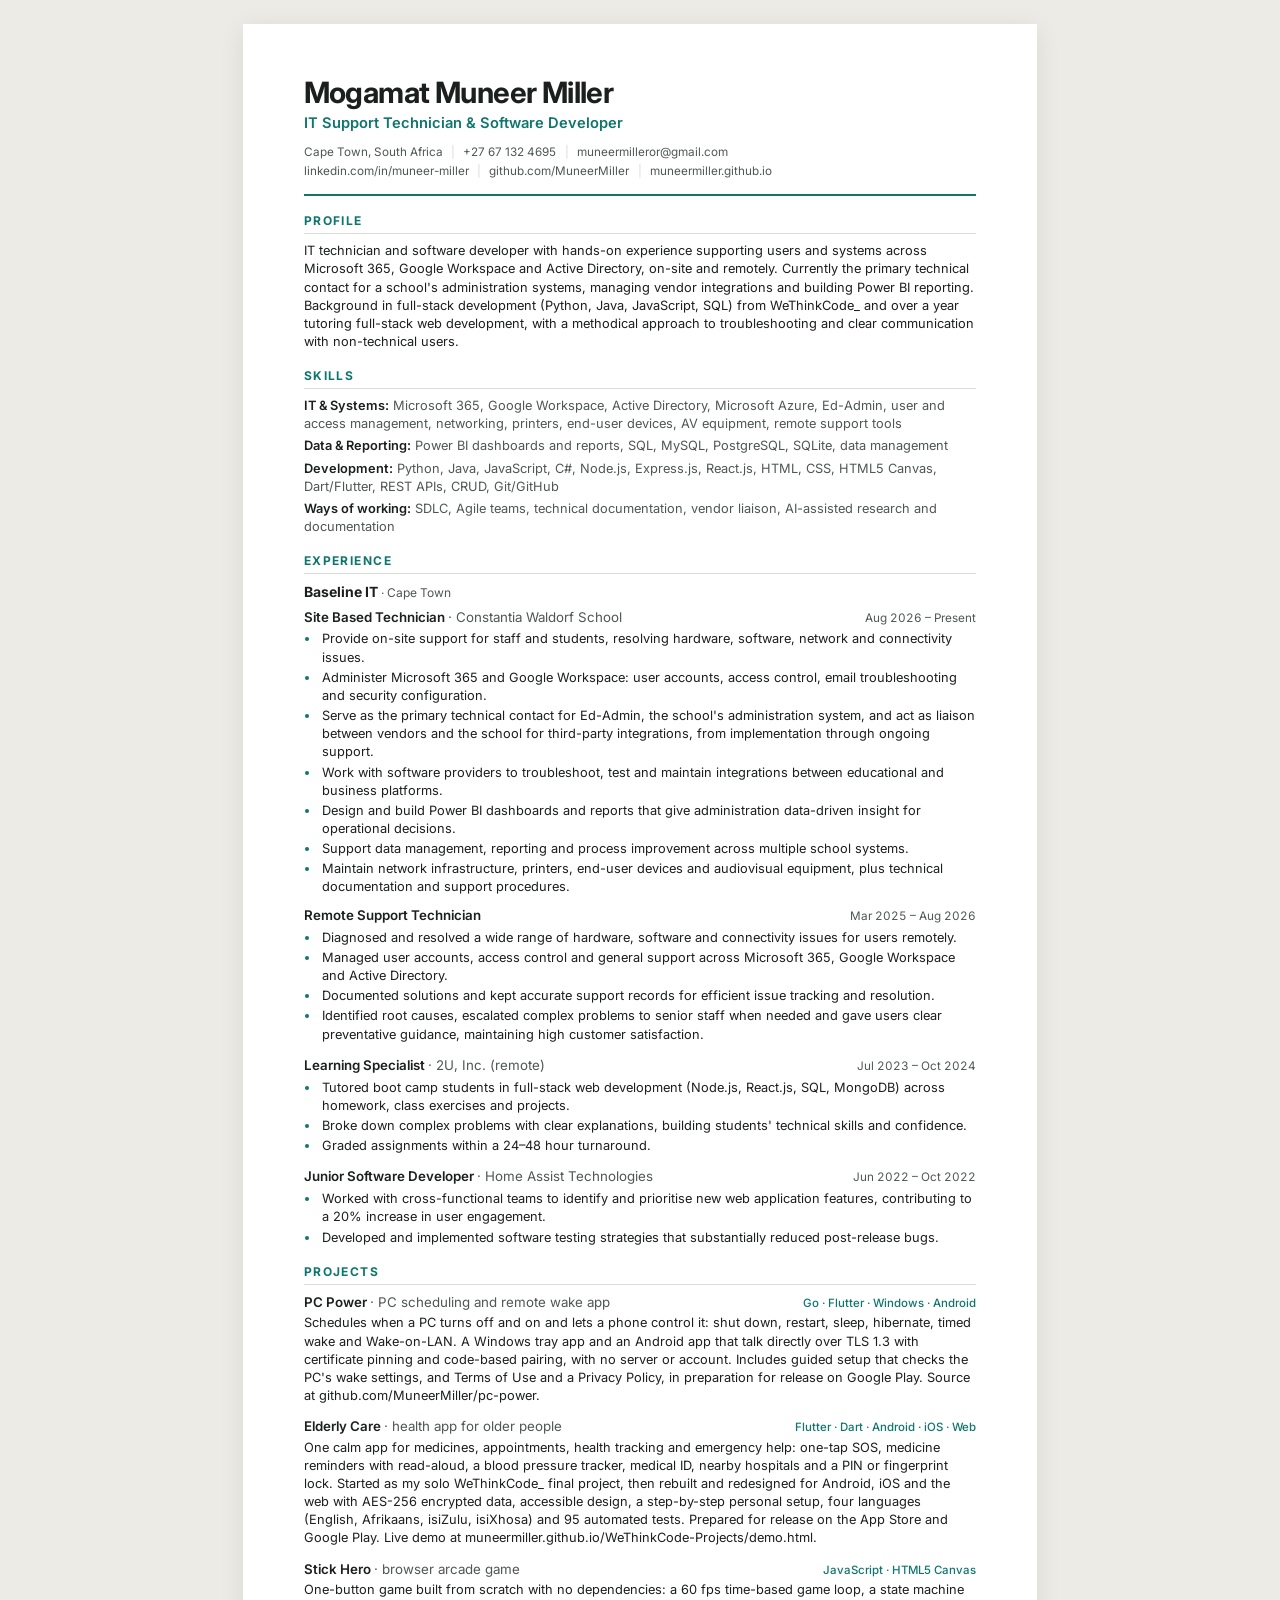
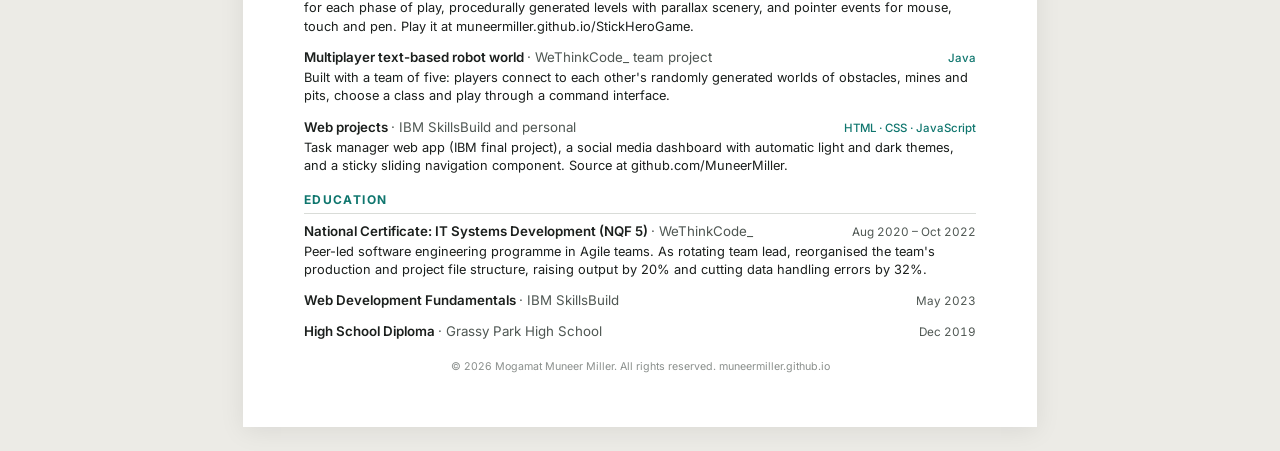
<file: cv/index.html>
<!DOCTYPE html>
<!--
  Copyright (c) 2026 Mogamat Muneer Miller. All rights reserved.
  Source-available for viewing only. Copying or reuse of this code, markup,
  styles or design without written permission is prohibited. See LICENCE.
  https://muneermiller.github.io
-->
<html lang="en-ZA">
  <head>
    <meta charset="UTF-8">
    <meta name="viewport" content="width=device-width, initial-scale=1">
    <title>Mogamat Muneer Miller CV</title>
    <!-- Source for "Mogamat Muneer Miller CV.pdf". Print to A4 PDF with background graphics on and no margins. -->
    <link rel="preconnect" href="https://fonts.googleapis.com">
    <link rel="preconnect" href="https://fonts.gstatic.com" crossorigin>
    <link rel="stylesheet" href="https://fonts.googleapis.com/css2?family=Inter:wght@400;500;600;700&display=swap">
    <style>
      @page {
        size: A4;
        margin: 14mm 16mm;
      }

      :root {
        --ink: #1b1f1d;
        --muted: #4f5753;
        --line: #d9dcd8;
        --accent: #0f766e;
      }

      * {
        box-sizing: border-box;
      }

      html,
      body {
        margin: 0;
        background: #fff;
        color: var(--ink);
        font-family: 'Inter', Arial, Helvetica, sans-serif;
        font-size: 9.6pt;
        line-height: 1.42;
        -webkit-print-color-adjust: exact;
        print-color-adjust: exact;
      }

      @media screen {
        body {
          background: #ecebe6;
          padding: 24px 0;
        }

        .page {
          width: 210mm;
          margin: 0 auto;
          padding: 14mm 16mm;
          background: #fff;
          box-shadow: 0 4px 24px rgba(0, 0, 0, 0.08);
        }
      }

      a {
        color: inherit;
        text-decoration: none;
      }

      h1,
      h2,
      h3,
      p,
      ul {
        margin: 0;
      }

      /* Header */
      header {
        padding-bottom: 10pt;
        border-bottom: 2pt solid var(--accent);
      }

      h1 {
        font-size: 22pt;
        font-weight: 700;
        letter-spacing: -0.02em;
        line-height: 1.1;
      }

      .title {
        margin-top: 3pt;
        color: var(--accent);
        font-size: 11pt;
        font-weight: 600;
      }

      .contact {
        margin-top: 7pt;
        color: var(--muted);
        font-size: 8.8pt;
        line-height: 1.6;
      }

      .contact span {
        margin: 0 4pt;
        color: var(--line);
      }

      /* Sections */
      section {
        margin-top: 12pt;
      }

      h2 {
        margin-bottom: 6pt;
        padding-bottom: 3pt;
        border-bottom: 0.75pt solid var(--line);
        color: var(--accent);
        font-size: 9pt;
        font-weight: 700;
        letter-spacing: 0.12em;
        text-transform: uppercase;
      }

      .summary {
        color: var(--ink);
      }

      /* Skills */
      .skills p {
        color: var(--muted);
      }

      .skills p + p {
        margin-top: 3pt;
      }

      .skills strong {
        color: var(--ink);
        font-weight: 600;
      }

      /* Entries */
      .entry {
        break-inside: avoid;
      }

      .entry + .entry {
        margin-top: 9pt;
      }

      .entry-head {
        display: flex;
        justify-content: space-between;
        align-items: baseline;
        gap: 12pt;
      }

      h3 {
        font-size: 10pt;
        font-weight: 600;
      }

      .org {
        color: var(--muted);
        font-weight: 400;
      }

      .date {
        flex: none;
        color: var(--muted);
        font-size: 8.8pt;
        font-variant-numeric: tabular-nums;
      }

      .role + .role {
        margin-top: 7pt;
      }

      .company {
        margin-bottom: 4pt;
        font-size: 10.5pt;
        font-weight: 700;
      }

      .company span {
        color: var(--muted);
        font-size: 9pt;
        font-weight: 400;
      }

      ul {
        margin-top: 3pt;
        padding-left: 12pt;
      }

      li {
        margin-top: 1.5pt;
        padding-left: 2pt;
      }

      li::marker {
        color: var(--accent);
      }

      .entry p {
        margin-top: 2pt;
        color: var(--ink);
      }

      .stack {
        color: var(--accent);
        font-size: 8.6pt;
        font-weight: 500;
      }
    </style>
  </head>
  <body>
    <div class="page">
      <header>
        <h1>Mogamat Muneer Miller</h1>
        <p class="title">IT Support Technician &amp; Software Developer</p>
        <p class="contact">Cape Town, South Africa <span>|</span> <a href="tel:+27671324695">+27 67 132 4695</a> <span>|</span> <a href="mailto:muneermilleror@gmail.com">muneermilleror@gmail.com</a><br><a href="https://www.linkedin.com/in/muneer-miller">linkedin.com/in/muneer-miller</a> <span>|</span> <a href="https://github.com/MuneerMiller">github.com/MuneerMiller</a> <span>|</span> <a href="https://muneermiller.github.io/">muneermiller.github.io</a></p>
      </header>

      <section>
        <h2>Profile</h2>
        <p class="summary">IT technician and software developer with hands-on experience supporting users and systems across Microsoft 365, Google Workspace and Active Directory, on-site and remotely. Currently the primary technical contact for a school's administration systems, managing vendor integrations and building Power BI reporting. Background in full-stack development (Python, Java, JavaScript, SQL) from WeThinkCode_ and over a year tutoring full-stack web development, with a methodical approach to troubleshooting and clear communication with non-technical users.</p>
      </section>

      <section>
        <h2>Skills</h2>
        <div class="skills">
          <p><strong>IT &amp; Systems:</strong> Microsoft 365, Google Workspace, Active Directory, Microsoft Azure, Ed-Admin, user and access management, networking, printers, end-user devices, AV equipment, remote support tools</p>
          <p><strong>Data &amp; Reporting:</strong> Power BI dashboards and reports, SQL, MySQL, PostgreSQL, SQLite, data management</p>
          <p><strong>Development:</strong> Python, Java, JavaScript, C#, Node.js, Express.js, React.js, HTML, CSS, HTML5 Canvas, Dart/Flutter, REST APIs, CRUD, Git/GitHub</p>
          <p><strong>Ways of working:</strong> SDLC, Agile teams, technical documentation, vendor liaison, AI-assisted research and documentation</p>
        </div>
      </section>

      <section>
        <h2>Experience</h2>

        <div class="entry">
          <p class="company">Baseline IT <span>· Cape Town</span></p>
          <div class="role">
            <div class="entry-head">
              <h3>Site Based Technician <span class="org">· Constantia Waldorf School</span></h3>
              <span class="date">Aug 2026 – Present</span>
            </div>
            <ul>
              <li>Provide on-site support for staff and students, resolving hardware, software, network and connectivity issues.</li>
              <li>Administer Microsoft 365 and Google Workspace: user accounts, access control, email troubleshooting and security configuration.</li>
              <li>Serve as the primary technical contact for Ed-Admin, the school's administration system, and act as liaison between vendors and the school for third-party integrations, from implementation through ongoing support.</li>
              <li>Work with software providers to troubleshoot, test and maintain integrations between educational and business platforms.</li>
              <li>Design and build Power BI dashboards and reports that give administration data-driven insight for operational decisions.</li>
              <li>Support data management, reporting and process improvement across multiple school systems.</li>
              <li>Maintain network infrastructure, printers, end-user devices and audiovisual equipment, plus technical documentation and support procedures.</li>
            </ul>
          </div>
          <div class="role">
            <div class="entry-head">
              <h3>Remote Support Technician</h3>
              <span class="date">Mar 2025 – Aug 2026</span>
            </div>
            <ul>
              <li>Diagnosed and resolved a wide range of hardware, software and connectivity issues for users remotely.</li>
              <li>Managed user accounts, access control and general support across Microsoft 365, Google Workspace and Active Directory.</li>
              <li>Documented solutions and kept accurate support records for efficient issue tracking and resolution.</li>
              <li>Identified root causes, escalated complex problems to senior staff when needed and gave users clear preventative guidance, maintaining high customer satisfaction.</li>
            </ul>
          </div>
        </div>

        <div class="entry">
          <div class="entry-head">
            <h3>Learning Specialist <span class="org">· 2U, Inc. (remote)</span></h3>
            <span class="date">Jul 2023 – Oct 2024</span>
          </div>
          <ul>
            <li>Tutored boot camp students in full-stack web development (Node.js, React.js, SQL, MongoDB) across homework, class exercises and projects.</li>
            <li>Broke down complex problems with clear explanations, building students' technical skills and confidence.</li>
            <li>Graded assignments within a 24–48 hour turnaround.</li>
          </ul>
        </div>

        <div class="entry">
          <div class="entry-head">
            <h3>Junior Software Developer <span class="org">· Home Assist Technologies</span></h3>
            <span class="date">Jun 2022 – Oct 2022</span>
          </div>
          <ul>
            <li>Worked with cross-functional teams to identify and prioritise new web application features, contributing to a 20% increase in user engagement.</li>
            <li>Developed and implemented software testing strategies that substantially reduced post-release bugs.</li>
          </ul>
        </div>
      </section>

      <section>
        <h2>Projects</h2>
        <div class="entry">
          <div class="entry-head">
            <h3>PC Power <span class="org">· PC scheduling and remote wake app</span></h3>
            <span class="stack">Go · Flutter · Windows · Android</span>
          </div>
          <p>Schedules when a PC turns off and on and lets a phone control it: shut down, restart, sleep, hibernate, timed wake and Wake-on-LAN. A Windows tray app and an Android app that talk directly over TLS 1.3 with certificate pinning and code-based pairing, with no server or account. Includes guided setup that checks the PC's wake settings, and Terms of Use and a Privacy Policy, in preparation for release on Google Play. Source at github.com/MuneerMiller/pc-power.</p>
        </div>
        <div class="entry">
          <div class="entry-head">
            <h3>Elderly Care <span class="org">· health app for older people</span></h3>
            <span class="stack">Flutter · Dart · Android · iOS · Web</span>
          </div>
          <p>One calm app for medicines, appointments, health tracking and emergency help: one-tap SOS, medicine reminders with read-aloud, a blood pressure tracker, medical ID, nearby hospitals and a PIN or fingerprint lock. Started as my solo WeThinkCode_ final project, then rebuilt and redesigned for Android, iOS and the web with AES-256 encrypted data, accessible design, a step-by-step personal setup, four languages (English, Afrikaans, isiZulu, isiXhosa) and 95 automated tests. Prepared for release on the App Store and Google Play. Live demo at muneermiller.github.io/WeThinkCode-Projects/demo.html.</p>
        </div>
        <div class="entry">
          <div class="entry-head">
            <h3>Stick Hero <span class="org">· browser arcade game</span></h3>
            <span class="stack">JavaScript · HTML5 Canvas</span>
          </div>
          <p>One-button game built from scratch with no dependencies: a 60 fps time-based game loop, a state machine for each phase of play, procedurally generated levels with parallax scenery, and pointer events for mouse, touch and pen. Play it at muneermiller.github.io/StickHeroGame.</p>
        </div>
        <div class="entry">
          <div class="entry-head">
            <h3>Multiplayer text-based robot world <span class="org">· WeThinkCode_ team project</span></h3>
            <span class="stack">Java</span>
          </div>
          <p>Built with a team of five: players connect to each other's randomly generated worlds of obstacles, mines and pits, choose a class and play through a command interface.</p>
        </div>
        <div class="entry">
          <div class="entry-head">
            <h3>Web projects <span class="org">· IBM SkillsBuild and personal</span></h3>
            <span class="stack">HTML · CSS · JavaScript</span>
          </div>
          <p>Task manager web app (IBM final project), a social media dashboard with automatic light and dark themes, and a sticky sliding navigation component. Source at github.com/MuneerMiller.</p>
        </div>
      </section>

      <section>
        <h2>Education</h2>
        <div class="entry">
          <div class="entry-head">
            <h3>National Certificate: IT Systems Development (NQF 5) <span class="org">· WeThinkCode_</span></h3>
            <span class="date">Aug 2020 – Oct 2022</span>
          </div>
          <p>Peer-led software engineering programme in Agile teams. As rotating team lead, reorganised the team's production and project file structure, raising output by 20% and cutting data handling errors by 32%.</p>
        </div>
        <div class="entry">
          <div class="entry-head">
            <h3>Web Development Fundamentals <span class="org">· IBM SkillsBuild</span></h3>
            <span class="date">May 2023</span>
          </div>
        </div>
        <div class="entry">
          <div class="entry-head">
            <h3>High School Diploma <span class="org">· Grassy Park High School</span></h3>
            <span class="date">Dec 2019</span>
          </div>
        </div>
      </section>
      <p style="margin-top:18px;font-size:8pt;color:#8a8f8c;text-align:center">© 2026 Mogamat Muneer Miller. All rights reserved. muneermiller.github.io</p>
    </div>
  </body>
</html>
</file>
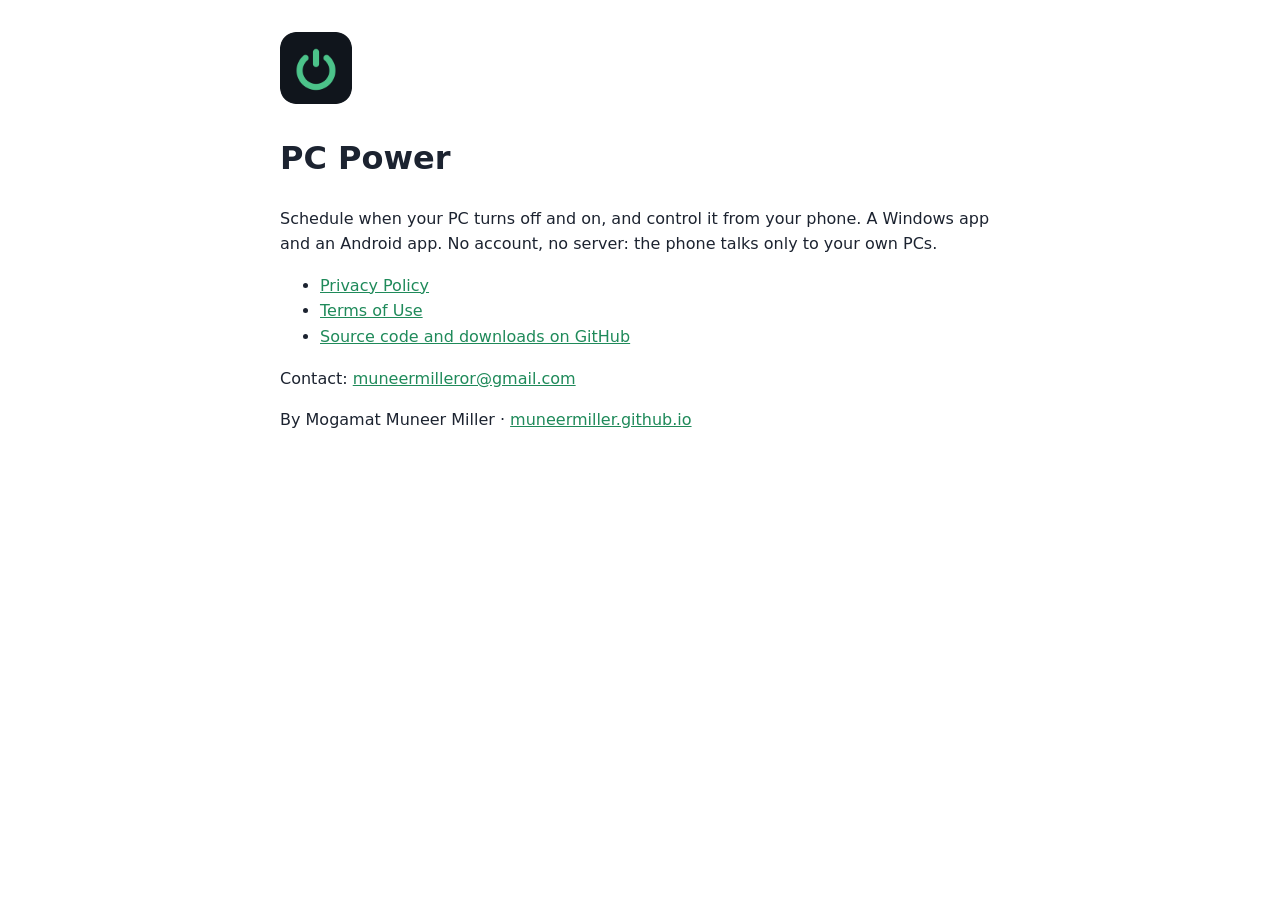
<file: pc-power/index.html>
<!DOCTYPE html>
<html lang="en"><head><meta charset="utf-8"><meta name="viewport" content="width=device-width, initial-scale=1">
<title>PC Power</title><link rel="icon" href="icon.png">
<style>body{font:16px/1.6 system-ui,"Segoe UI",sans-serif;max-width:720px;margin:0 auto;padding:32px 18px 60px;color:#1c2330}
a{color:#1f8a5a}img{width:72px;height:72px;border-radius:16px}@media(prefers-color-scheme:dark){body{background:#10141a;color:#e8ecf1}a{color:#4cc38a}}</style></head>
<body><img src="icon.png" alt="">
<h1>PC Power</h1>
<p>Schedule when your PC turns off and on, and control it from your phone. A Windows app and an Android app. No account, no server: the phone talks only to your own PCs.</p>
<ul>
<li><a href="privacy.html">Privacy Policy</a></li>
<li><a href="terms.html">Terms of Use</a></li>
<li><a href="https://github.com/MuneerMiller/pc-power">Source code and downloads on GitHub</a></li>
</ul>
<p>Contact: <a href="mailto:muneermilleror@gmail.com">muneermilleror@gmail.com</a></p>
<p>By Mogamat Muneer Miller · <a href="/">muneermiller.github.io</a></p>
</body></html>
</file>
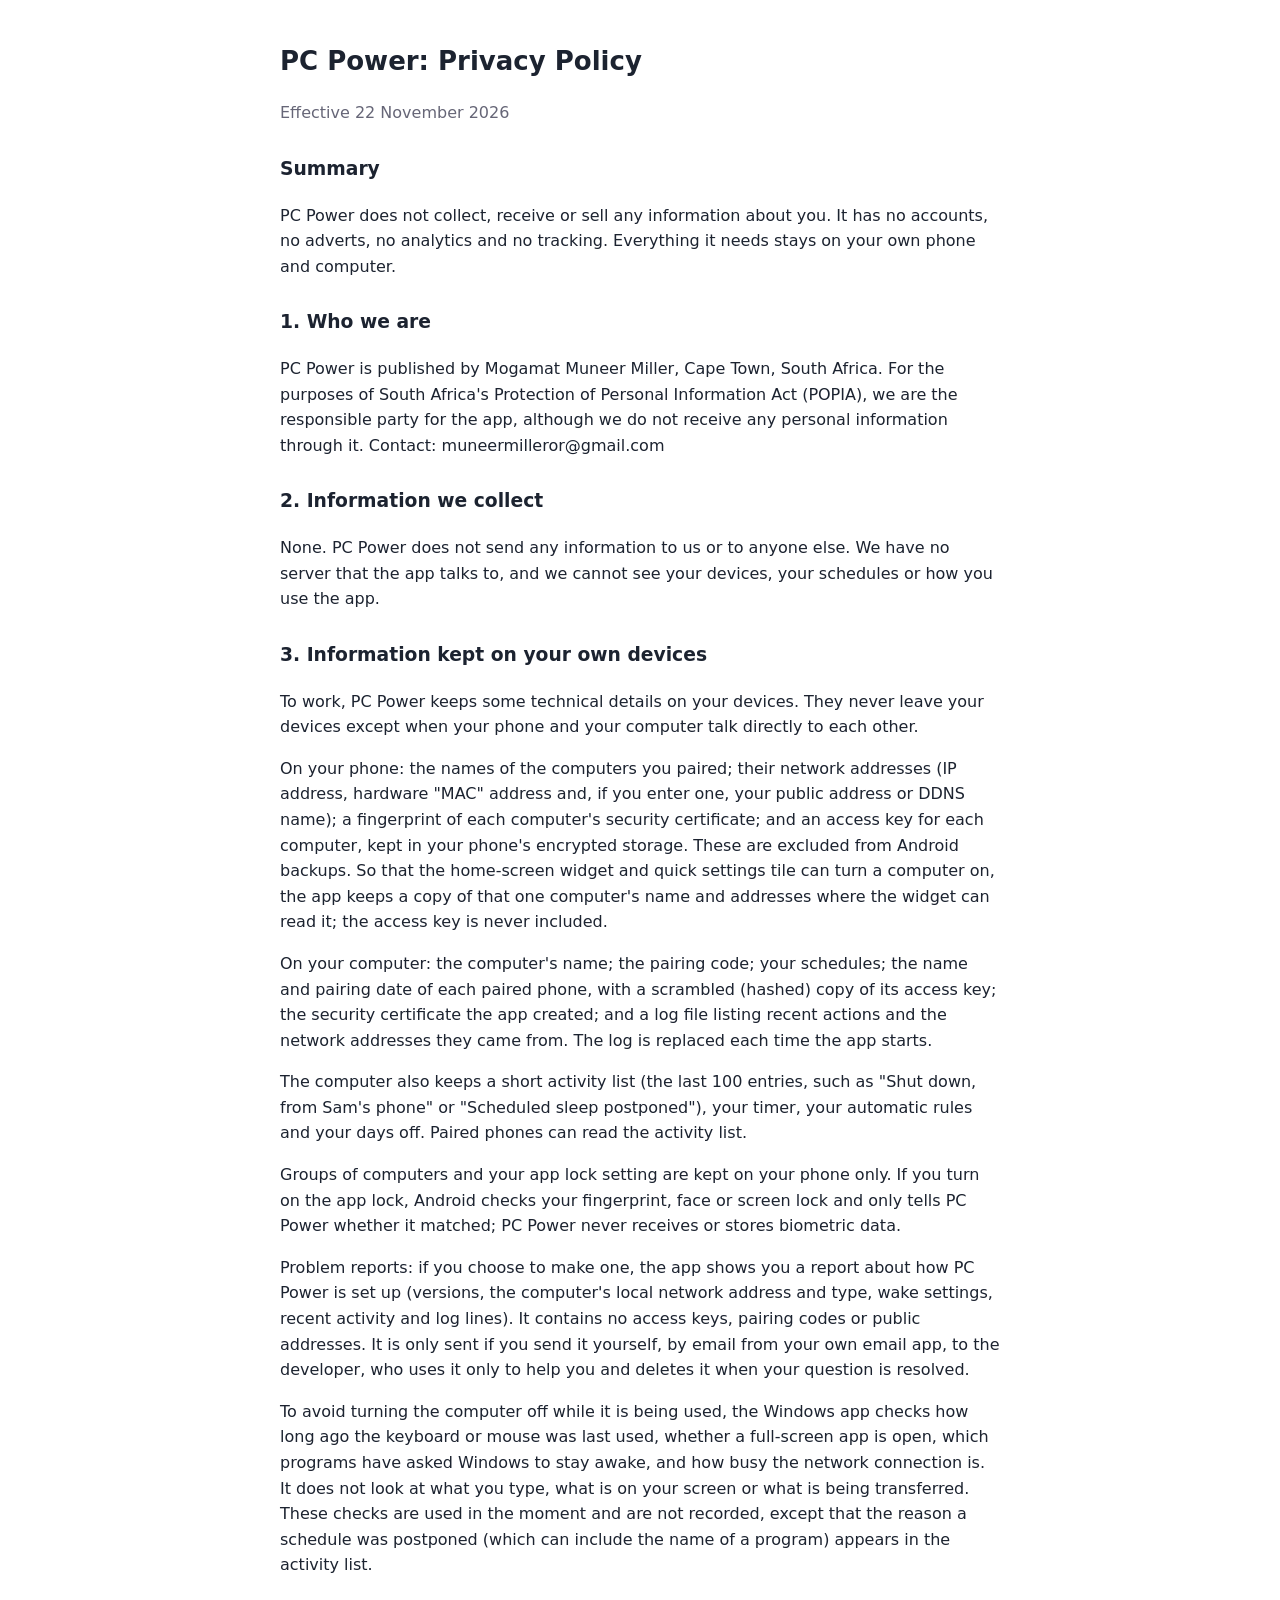
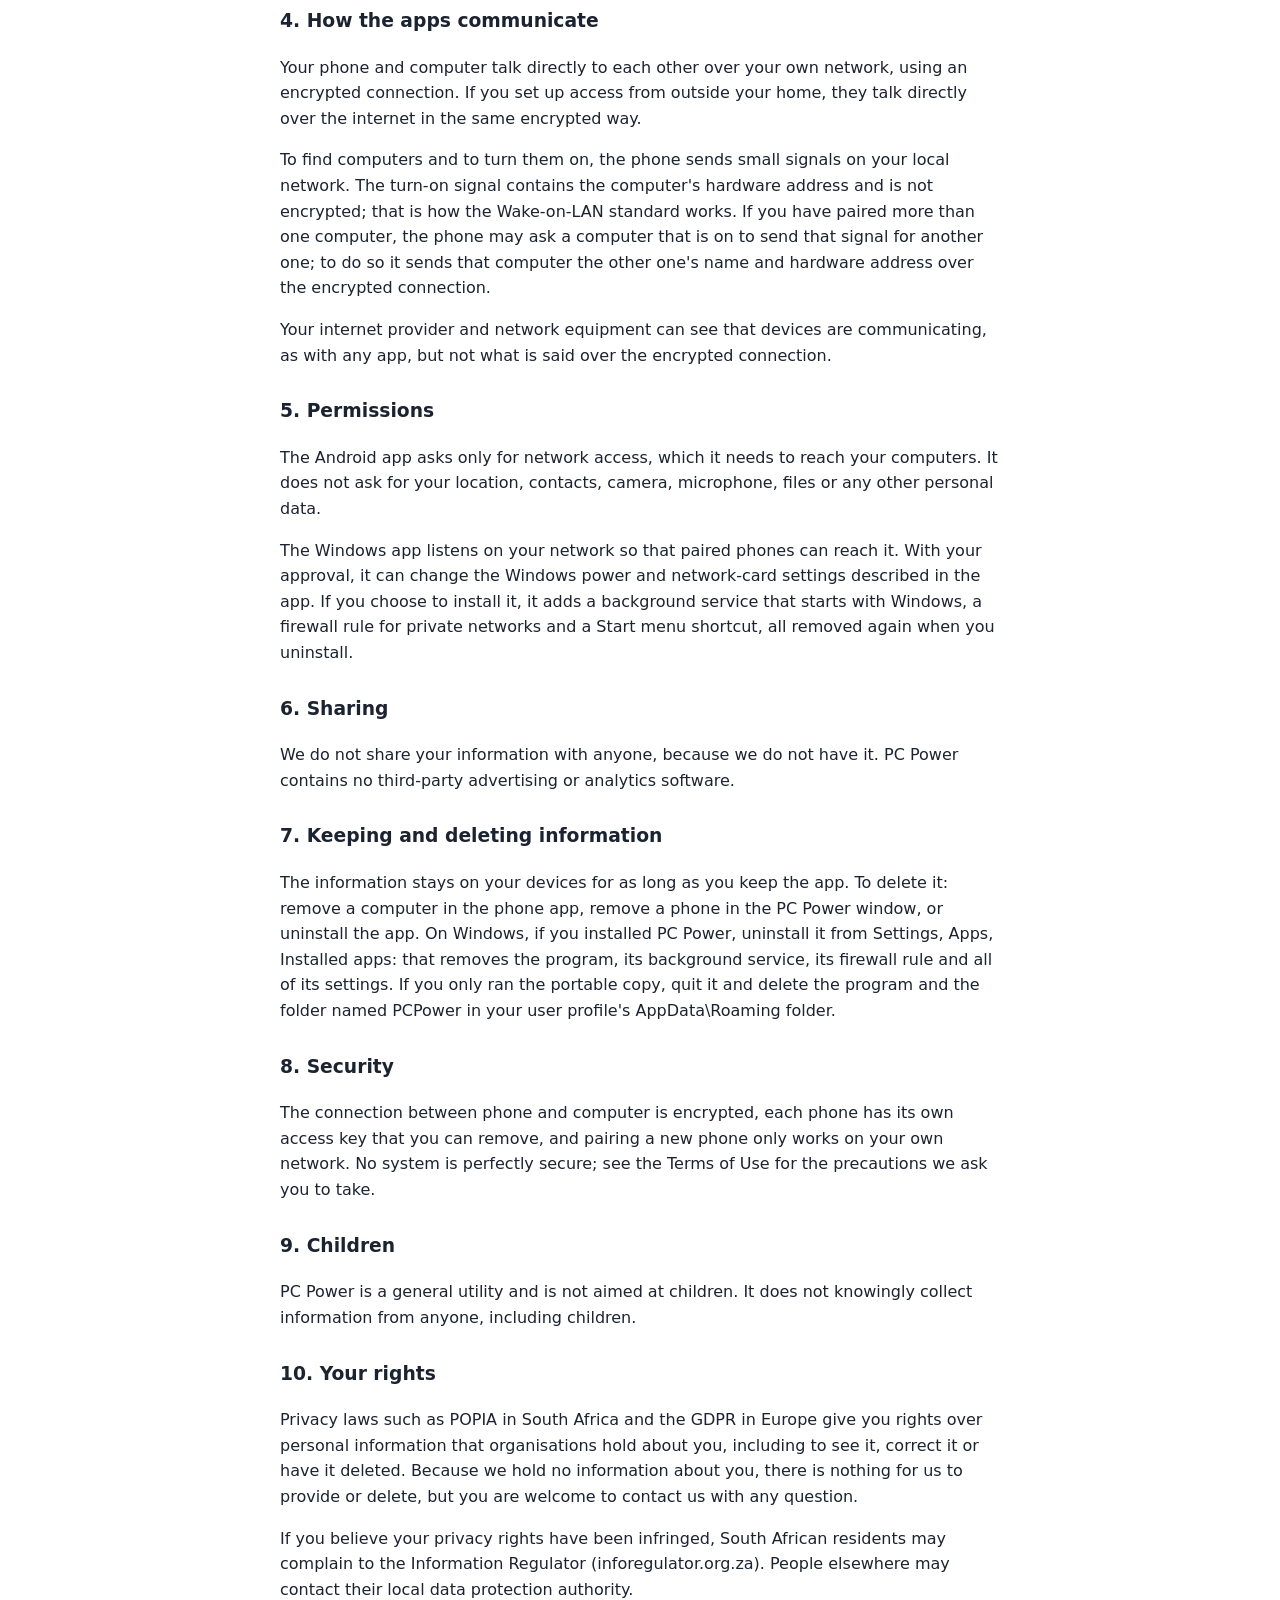
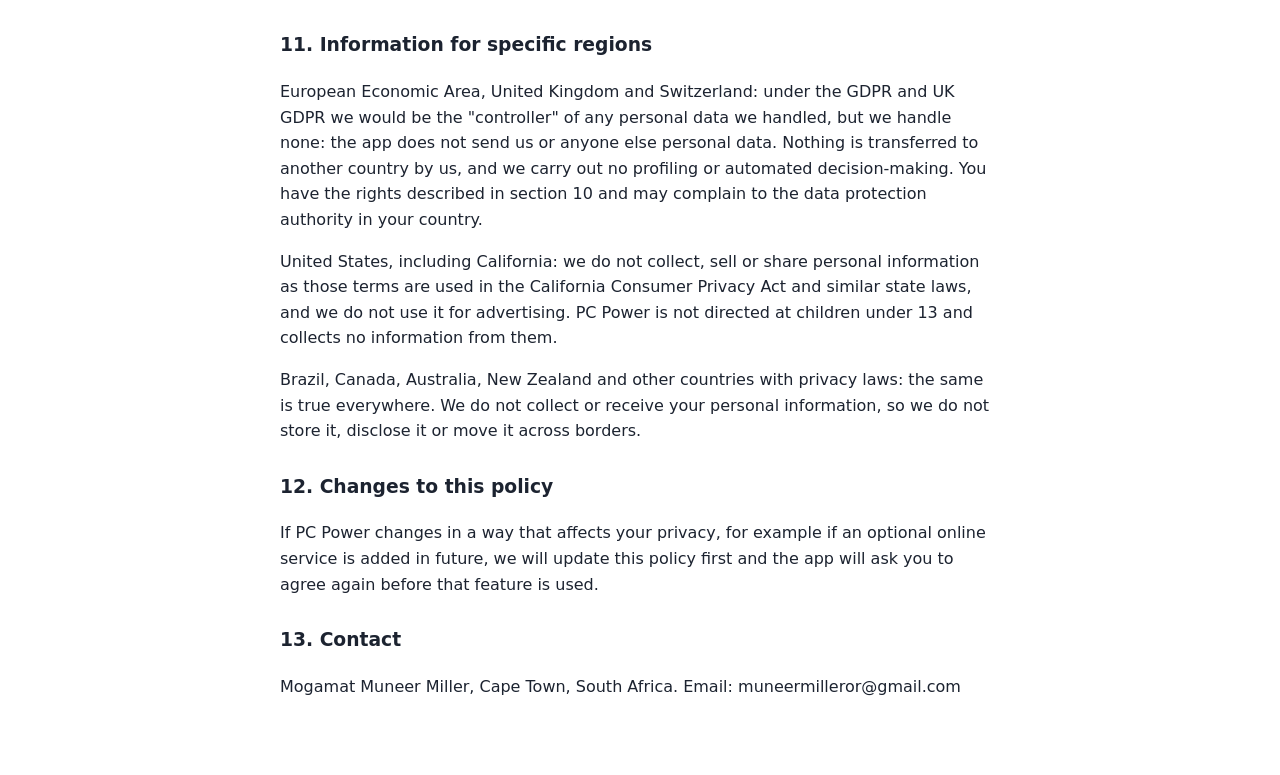
<file: pc-power/privacy.html>
<!DOCTYPE html>
<html lang="en"><head><meta charset="utf-8"><meta name="viewport" content="width=device-width, initial-scale=1">
<title>PC Power: Privacy Policy</title>
<style>body{font:16px/1.6 system-ui,"Segoe UI",sans-serif;max-width:720px;margin:0 auto;padding:24px 18px 60px;color:#1c2330}
h1{font-size:26px}h3{margin-top:28px}.d{color:#667}@media(prefers-color-scheme:dark){body{background:#10141a;color:#e8ecf1}.d{color:#8b96a5}}</style></head>
<body><h1>PC Power: Privacy Policy</h1><p class="d">Effective 22 November 2026</p>
<h3>Summary</h3>
<p>PC Power does not collect, receive or sell any information about you. It has no accounts, no adverts, no analytics and no tracking. Everything it needs stays on your own phone and computer.</p>
<h3>1. Who we are</h3>
<p>PC Power is published by Mogamat Muneer Miller, Cape Town, South Africa. For the purposes of South Africa&#x27;s Protection of Personal Information Act (POPIA), we are the responsible party for the app, although we do not receive any personal information through it. Contact: muneermilleror@gmail.com</p>
<h3>2. Information we collect</h3>
<p>None. PC Power does not send any information to us or to anyone else. We have no server that the app talks to, and we cannot see your devices, your schedules or how you use the app.</p>
<h3>3. Information kept on your own devices</h3>
<p>To work, PC Power keeps some technical details on your devices. They never leave your devices except when your phone and your computer talk directly to each other.</p>
<p>On your phone: the names of the computers you paired; their network addresses (IP address, hardware &quot;MAC&quot; address and, if you enter one, your public address or DDNS name); a fingerprint of each computer&#x27;s security certificate; and an access key for each computer, kept in your phone&#x27;s encrypted storage. These are excluded from Android backups. So that the home-screen widget and quick settings tile can turn a computer on, the app keeps a copy of that one computer&#x27;s name and addresses where the widget can read it; the access key is never included.</p>
<p>On your computer: the computer&#x27;s name; the pairing code; your schedules; the name and pairing date of each paired phone, with a scrambled (hashed) copy of its access key; the security certificate the app created; and a log file listing recent actions and the network addresses they came from. The log is replaced each time the app starts.</p>
<p>The computer also keeps a short activity list (the last 100 entries, such as &quot;Shut down, from Sam&#x27;s phone&quot; or &quot;Scheduled sleep postponed&quot;), your timer, your automatic rules and your days off. Paired phones can read the activity list.</p>
<p>Groups of computers and your app lock setting are kept on your phone only. If you turn on the app lock, Android checks your fingerprint, face or screen lock and only tells PC Power whether it matched; PC Power never receives or stores biometric data.</p>
<p>Problem reports: if you choose to make one, the app shows you a report about how PC Power is set up (versions, the computer&#x27;s local network address and type, wake settings, recent activity and log lines). It contains no access keys, pairing codes or public addresses. It is only sent if you send it yourself, by email from your own email app, to the developer, who uses it only to help you and deletes it when your question is resolved.</p>
<p>To avoid turning the computer off while it is being used, the Windows app checks how long ago the keyboard or mouse was last used, whether a full-screen app is open, which programs have asked Windows to stay awake, and how busy the network connection is. It does not look at what you type, what is on your screen or what is being transferred. These checks are used in the moment and are not recorded, except that the reason a schedule was postponed (which can include the name of a program) appears in the activity list.</p>
<h3>4. How the apps communicate</h3>
<p>Your phone and computer talk directly to each other over your own network, using an encrypted connection. If you set up access from outside your home, they talk directly over the internet in the same encrypted way.</p>
<p>To find computers and to turn them on, the phone sends small signals on your local network. The turn-on signal contains the computer&#x27;s hardware address and is not encrypted; that is how the Wake-on-LAN standard works. If you have paired more than one computer, the phone may ask a computer that is on to send that signal for another one; to do so it sends that computer the other one&#x27;s name and hardware address over the encrypted connection.</p>
<p>Your internet provider and network equipment can see that devices are communicating, as with any app, but not what is said over the encrypted connection.</p>
<h3>5. Permissions</h3>
<p>The Android app asks only for network access, which it needs to reach your computers. It does not ask for your location, contacts, camera, microphone, files or any other personal data.</p>
<p>The Windows app listens on your network so that paired phones can reach it. With your approval, it can change the Windows power and network-card settings described in the app. If you choose to install it, it adds a background service that starts with Windows, a firewall rule for private networks and a Start menu shortcut, all removed again when you uninstall.</p>
<h3>6. Sharing</h3>
<p>We do not share your information with anyone, because we do not have it. PC Power contains no third-party advertising or analytics software.</p>
<h3>7. Keeping and deleting information</h3>
<p>The information stays on your devices for as long as you keep the app. To delete it: remove a computer in the phone app, remove a phone in the PC Power window, or uninstall the app. On Windows, if you installed PC Power, uninstall it from Settings, Apps, Installed apps: that removes the program, its background service, its firewall rule and all of its settings. If you only ran the portable copy, quit it and delete the program and the folder named PCPower in your user profile&#x27;s AppData\Roaming folder.</p>
<h3>8. Security</h3>
<p>The connection between phone and computer is encrypted, each phone has its own access key that you can remove, and pairing a new phone only works on your own network. No system is perfectly secure; see the Terms of Use for the precautions we ask you to take.</p>
<h3>9. Children</h3>
<p>PC Power is a general utility and is not aimed at children. It does not knowingly collect information from anyone, including children.</p>
<h3>10. Your rights</h3>
<p>Privacy laws such as POPIA in South Africa and the GDPR in Europe give you rights over personal information that organisations hold about you, including to see it, correct it or have it deleted. Because we hold no information about you, there is nothing for us to provide or delete, but you are welcome to contact us with any question.</p>
<p>If you believe your privacy rights have been infringed, South African residents may complain to the Information Regulator (inforegulator.org.za). People elsewhere may contact their local data protection authority.</p>
<h3>11. Information for specific regions</h3>
<p>European Economic Area, United Kingdom and Switzerland: under the GDPR and UK GDPR we would be the &quot;controller&quot; of any personal data we handled, but we handle none: the app does not send us or anyone else personal data. Nothing is transferred to another country by us, and we carry out no profiling or automated decision-making. You have the rights described in section 10 and may complain to the data protection authority in your country.</p>
<p>United States, including California: we do not collect, sell or share personal information as those terms are used in the California Consumer Privacy Act and similar state laws, and we do not use it for advertising. PC Power is not directed at children under 13 and collects no information from them.</p>
<p>Brazil, Canada, Australia, New Zealand and other countries with privacy laws: the same is true everywhere. We do not collect or receive your personal information, so we do not store it, disclose it or move it across borders.</p>
<h3>12. Changes to this policy</h3>
<p>If PC Power changes in a way that affects your privacy, for example if an optional online service is added in future, we will update this policy first and the app will ask you to agree again before that feature is used.</p>
<h3>13. Contact</h3>
<p>Mogamat Muneer Miller, Cape Town, South Africa. Email: muneermilleror@gmail.com</p>
</body></html>
</file>
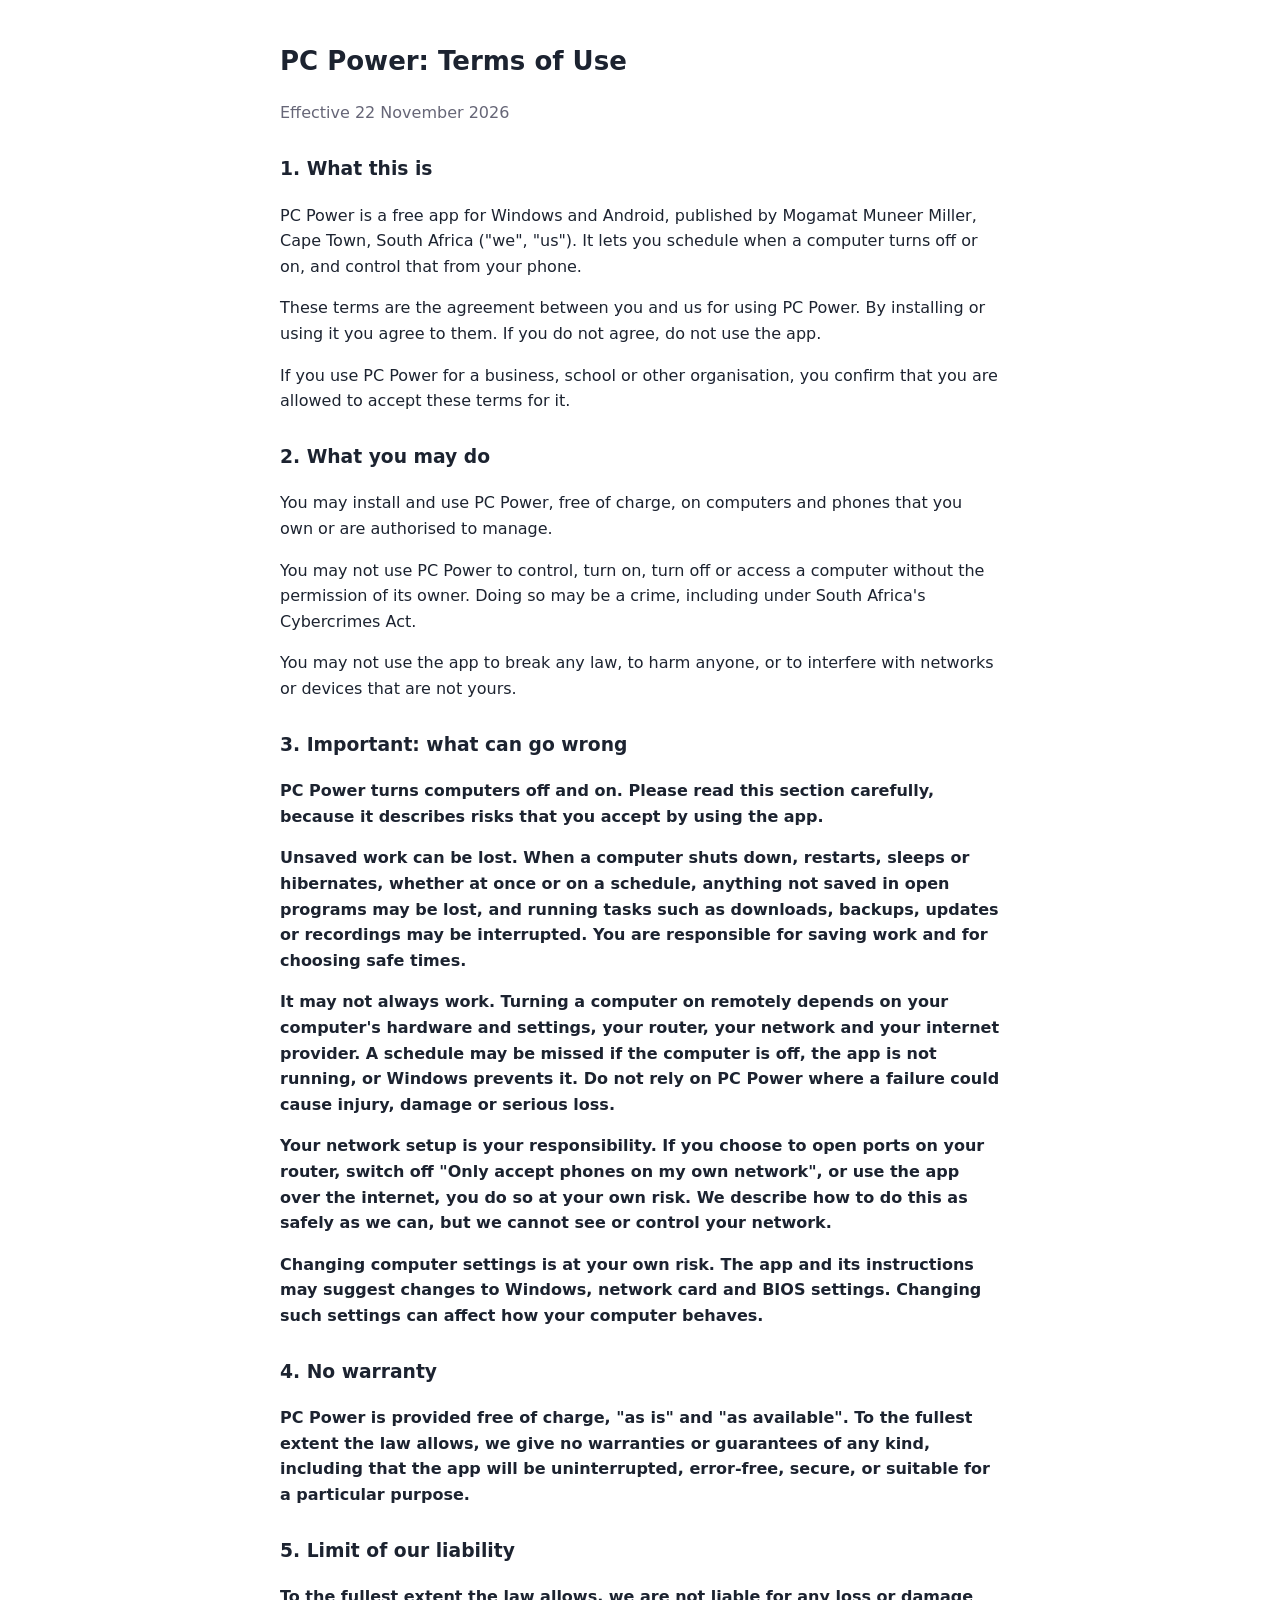
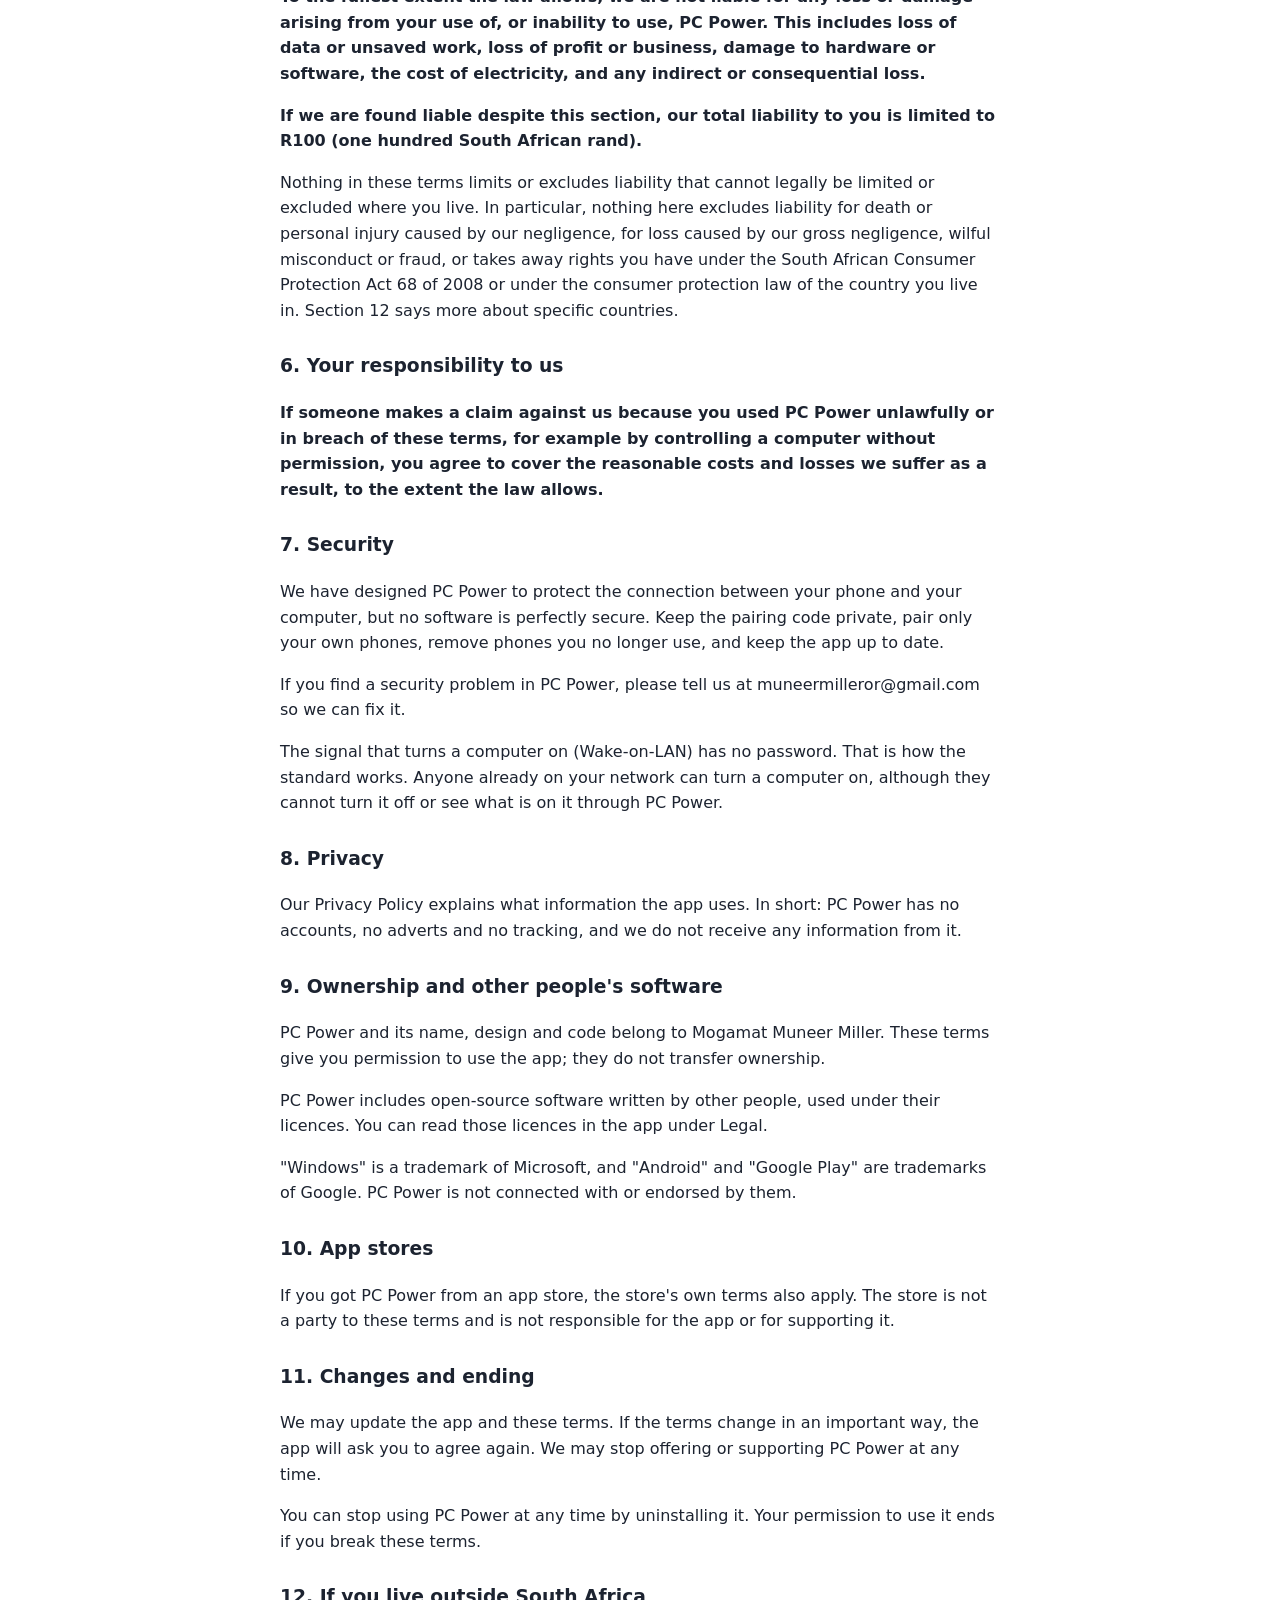
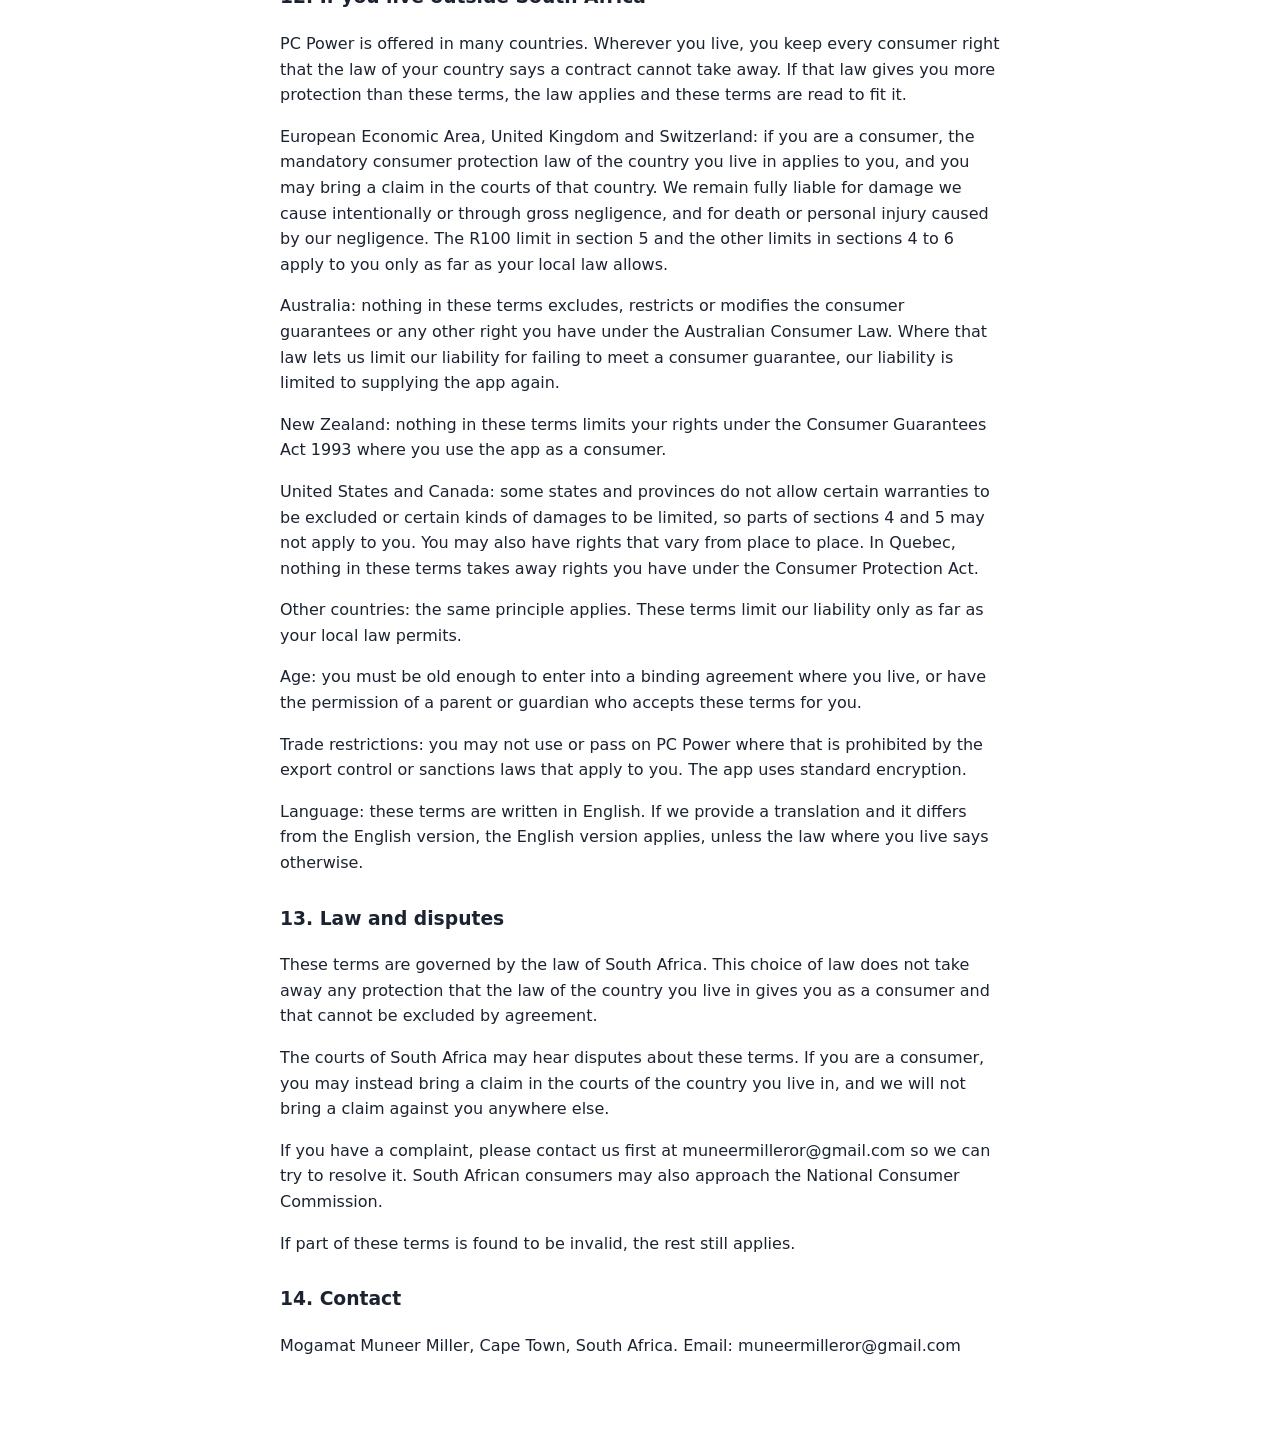
<file: pc-power/terms.html>
<!DOCTYPE html>
<html lang="en"><head><meta charset="utf-8"><meta name="viewport" content="width=device-width, initial-scale=1">
<title>PC Power: Terms of Use</title>
<style>body{font:16px/1.6 system-ui,"Segoe UI",sans-serif;max-width:720px;margin:0 auto;padding:24px 18px 60px;color:#1c2330}
h1{font-size:26px}h3{margin-top:28px}.d{color:#667}@media(prefers-color-scheme:dark){body{background:#10141a;color:#e8ecf1}.d{color:#8b96a5}}</style></head>
<body><h1>PC Power: Terms of Use</h1><p class="d">Effective 22 November 2026</p>
<h3>1. What this is</h3>
<p>PC Power is a free app for Windows and Android, published by Mogamat Muneer Miller, Cape Town, South Africa (&quot;we&quot;, &quot;us&quot;). It lets you schedule when a computer turns off or on, and control that from your phone.</p>
<p>These terms are the agreement between you and us for using PC Power. By installing or using it you agree to them. If you do not agree, do not use the app.</p>
<p>If you use PC Power for a business, school or other organisation, you confirm that you are allowed to accept these terms for it.</p>
<h3>2. What you may do</h3>
<p>You may install and use PC Power, free of charge, on computers and phones that you own or are authorised to manage.</p>
<p>You may not use PC Power to control, turn on, turn off or access a computer without the permission of its owner. Doing so may be a crime, including under South Africa&#x27;s Cybercrimes Act.</p>
<p>You may not use the app to break any law, to harm anyone, or to interfere with networks or devices that are not yours.</p>
<h3>3. Important: what can go wrong</h3>
<p><b>PC Power turns computers off and on. Please read this section carefully, because it describes risks that you accept by using the app.</b></p>
<p><b>Unsaved work can be lost. When a computer shuts down, restarts, sleeps or hibernates, whether at once or on a schedule, anything not saved in open programs may be lost, and running tasks such as downloads, backups, updates or recordings may be interrupted. You are responsible for saving work and for choosing safe times.</b></p>
<p><b>It may not always work. Turning a computer on remotely depends on your computer&#x27;s hardware and settings, your router, your network and your internet provider. A schedule may be missed if the computer is off, the app is not running, or Windows prevents it. Do not rely on PC Power where a failure could cause injury, damage or serious loss.</b></p>
<p><b>Your network setup is your responsibility. If you choose to open ports on your router, switch off &quot;Only accept phones on my own network&quot;, or use the app over the internet, you do so at your own risk. We describe how to do this as safely as we can, but we cannot see or control your network.</b></p>
<p><b>Changing computer settings is at your own risk. The app and its instructions may suggest changes to Windows, network card and BIOS settings. Changing such settings can affect how your computer behaves.</b></p>
<h3>4. No warranty</h3>
<p><b>PC Power is provided free of charge, &quot;as is&quot; and &quot;as available&quot;. To the fullest extent the law allows, we give no warranties or guarantees of any kind, including that the app will be uninterrupted, error-free, secure, or suitable for a particular purpose.</b></p>
<h3>5. Limit of our liability</h3>
<p><b>To the fullest extent the law allows, we are not liable for any loss or damage arising from your use of, or inability to use, PC Power. This includes loss of data or unsaved work, loss of profit or business, damage to hardware or software, the cost of electricity, and any indirect or consequential loss.</b></p>
<p><b>If we are found liable despite this section, our total liability to you is limited to R100 (one hundred South African rand).</b></p>
<p>Nothing in these terms limits or excludes liability that cannot legally be limited or excluded where you live. In particular, nothing here excludes liability for death or personal injury caused by our negligence, for loss caused by our gross negligence, wilful misconduct or fraud, or takes away rights you have under the South African Consumer Protection Act 68 of 2008 or under the consumer protection law of the country you live in. Section 12 says more about specific countries.</p>
<h3>6. Your responsibility to us</h3>
<p><b>If someone makes a claim against us because you used PC Power unlawfully or in breach of these terms, for example by controlling a computer without permission, you agree to cover the reasonable costs and losses we suffer as a result, to the extent the law allows.</b></p>
<h3>7. Security</h3>
<p>We have designed PC Power to protect the connection between your phone and your computer, but no software is perfectly secure. Keep the pairing code private, pair only your own phones, remove phones you no longer use, and keep the app up to date.</p>
<p>If you find a security problem in PC Power, please tell us at muneermilleror@gmail.com so we can fix it.</p>
<p>The signal that turns a computer on (Wake-on-LAN) has no password. That is how the standard works. Anyone already on your network can turn a computer on, although they cannot turn it off or see what is on it through PC Power.</p>
<h3>8. Privacy</h3>
<p>Our Privacy Policy explains what information the app uses. In short: PC Power has no accounts, no adverts and no tracking, and we do not receive any information from it.</p>
<h3>9. Ownership and other people&#x27;s software</h3>
<p>PC Power and its name, design and code belong to Mogamat Muneer Miller. These terms give you permission to use the app; they do not transfer ownership.</p>
<p>PC Power includes open-source software written by other people, used under their licences. You can read those licences in the app under Legal.</p>
<p>&quot;Windows&quot; is a trademark of Microsoft, and &quot;Android&quot; and &quot;Google Play&quot; are trademarks of Google. PC Power is not connected with or endorsed by them.</p>
<h3>10. App stores</h3>
<p>If you got PC Power from an app store, the store&#x27;s own terms also apply. The store is not a party to these terms and is not responsible for the app or for supporting it.</p>
<h3>11. Changes and ending</h3>
<p>We may update the app and these terms. If the terms change in an important way, the app will ask you to agree again. We may stop offering or supporting PC Power at any time.</p>
<p>You can stop using PC Power at any time by uninstalling it. Your permission to use it ends if you break these terms.</p>
<h3>12. If you live outside South Africa</h3>
<p>PC Power is offered in many countries. Wherever you live, you keep every consumer right that the law of your country says a contract cannot take away. If that law gives you more protection than these terms, the law applies and these terms are read to fit it.</p>
<p>European Economic Area, United Kingdom and Switzerland: if you are a consumer, the mandatory consumer protection law of the country you live in applies to you, and you may bring a claim in the courts of that country. We remain fully liable for damage we cause intentionally or through gross negligence, and for death or personal injury caused by our negligence. The R100 limit in section 5 and the other limits in sections 4 to 6 apply to you only as far as your local law allows.</p>
<p>Australia: nothing in these terms excludes, restricts or modifies the consumer guarantees or any other right you have under the Australian Consumer Law. Where that law lets us limit our liability for failing to meet a consumer guarantee, our liability is limited to supplying the app again.</p>
<p>New Zealand: nothing in these terms limits your rights under the Consumer Guarantees Act 1993 where you use the app as a consumer.</p>
<p>United States and Canada: some states and provinces do not allow certain warranties to be excluded or certain kinds of damages to be limited, so parts of sections 4 and 5 may not apply to you. You may also have rights that vary from place to place. In Quebec, nothing in these terms takes away rights you have under the Consumer Protection Act.</p>
<p>Other countries: the same principle applies. These terms limit our liability only as far as your local law permits.</p>
<p>Age: you must be old enough to enter into a binding agreement where you live, or have the permission of a parent or guardian who accepts these terms for you.</p>
<p>Trade restrictions: you may not use or pass on PC Power where that is prohibited by the export control or sanctions laws that apply to you. The app uses standard encryption.</p>
<p>Language: these terms are written in English. If we provide a translation and it differs from the English version, the English version applies, unless the law where you live says otherwise.</p>
<h3>13. Law and disputes</h3>
<p>These terms are governed by the law of South Africa. This choice of law does not take away any protection that the law of the country you live in gives you as a consumer and that cannot be excluded by agreement.</p>
<p>The courts of South Africa may hear disputes about these terms. If you are a consumer, you may instead bring a claim in the courts of the country you live in, and we will not bring a claim against you anywhere else.</p>
<p>If you have a complaint, please contact us first at muneermilleror@gmail.com so we can try to resolve it. South African consumers may also approach the National Consumer Commission.</p>
<p>If part of these terms is found to be invalid, the rest still applies.</p>
<h3>14. Contact</h3>
<p>Mogamat Muneer Miller, Cape Town, South Africa. Email: muneermilleror@gmail.com</p>
</body></html>
</file>
